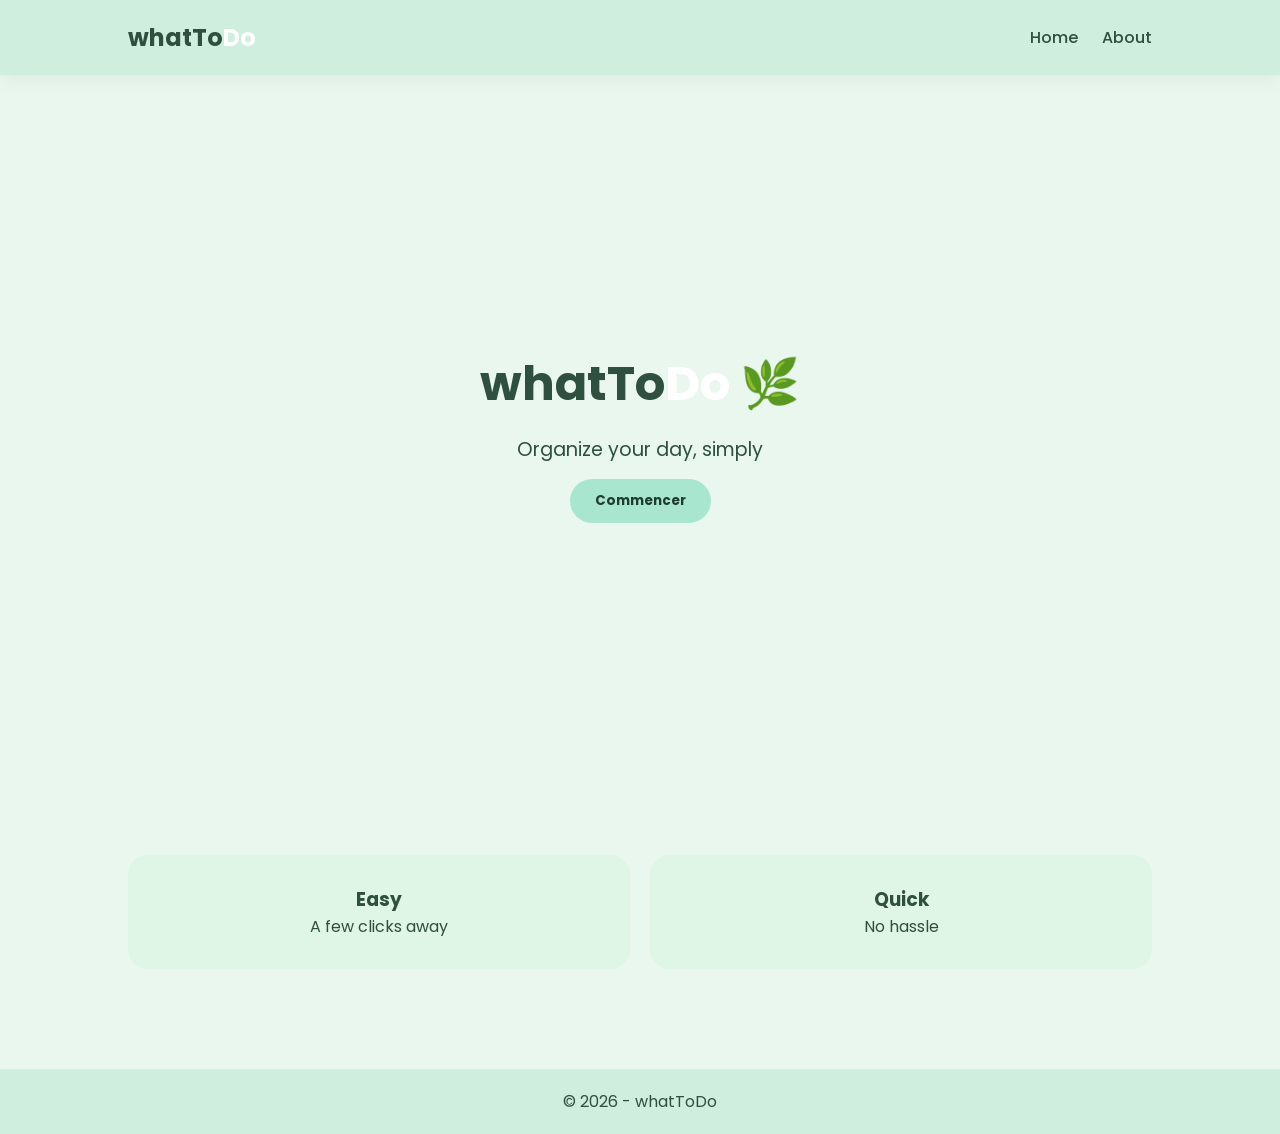
<file: index.html>
<!DOCTYPE html>
<html lang="fr">
<head>
    <meta charset="UTF-8">
    <meta name="viewport" content="width=device-width, initial-scale=1.0">
    <title>whatToDo?</title>

    <link rel="stylesheet" href="style.css">
    <link href="https://fonts.googleapis.com/css2?family=Poppins:wght@300;400;600&display=swap" rel="stylesheet">
</head>

<body>

    <header>
        <h1>whatTo<span class="DOLOGO">Do</span></h1>

        <nav>
            <a href="index.html">Home</a>
            <a href="about.html">About</a>
            
        </nav>
    </header>

    <section class="hero">
        <div class="content">
            <h2>whatTo<span class="DOLOGO">Do</span> 🌿</h2>
            <p>Organize your day, simply</p>

            <button><a href="homePage.html">Commencer</a></button>
        </div>
    </section>

    <section class="cards">
        <div class="card">
            <h3>Easy</h3>
            <p>A few clicks away</p>
        </div>

        <div class="card">
            <h3>Quick</h3>
            <p>No hassle</p>
        </div>

        
    </section>

    <footer>
        <p>© 2026 - whatToDo</p>
    </footer>

</body>
</html>
</file>
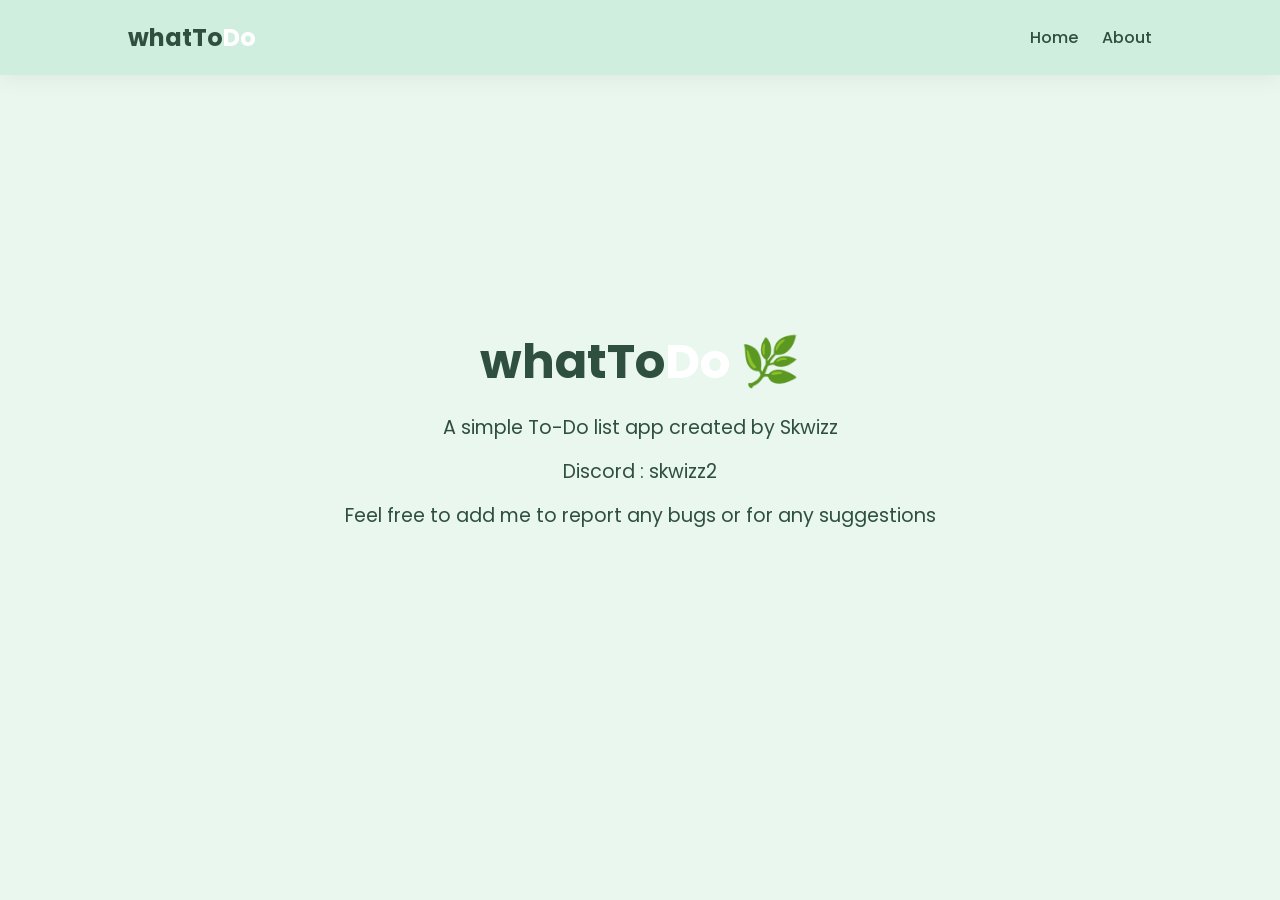
<file: about.html>
<!DOCTYPE html>
<html lang="fr">
<head>
    <meta charset="UTF-8">
    <meta name="viewport" content="width=device-width, initial-scale=1.0">
    <title>whatToDo?</title>

    <link rel="stylesheet" href="style.css">
    <link href="https://fonts.googleapis.com/css2?family=Poppins:wght@300;400;600&display=swap" rel="stylesheet">
</head>

<body>

    <header>
        <h1>whatTo<span class="DOLOGO">Do</span></h1>

        <nav>
            <a href="index.html">Home</a>
            <a href="about.html">About</a>
            
        </nav>
    </header>

    <section class="hero">
        <div class="content">
            <h2>whatTo<span class="DOLOGO">Do</span> 🌿</h2>
            <p>A simple To-Do list app created by Skwizz</p>
            <p>Discord : skwizz2</p>
            <p>Feel free to add me to report any bugs or for any suggestions</p>

   

    

</body>
</html>
</file>
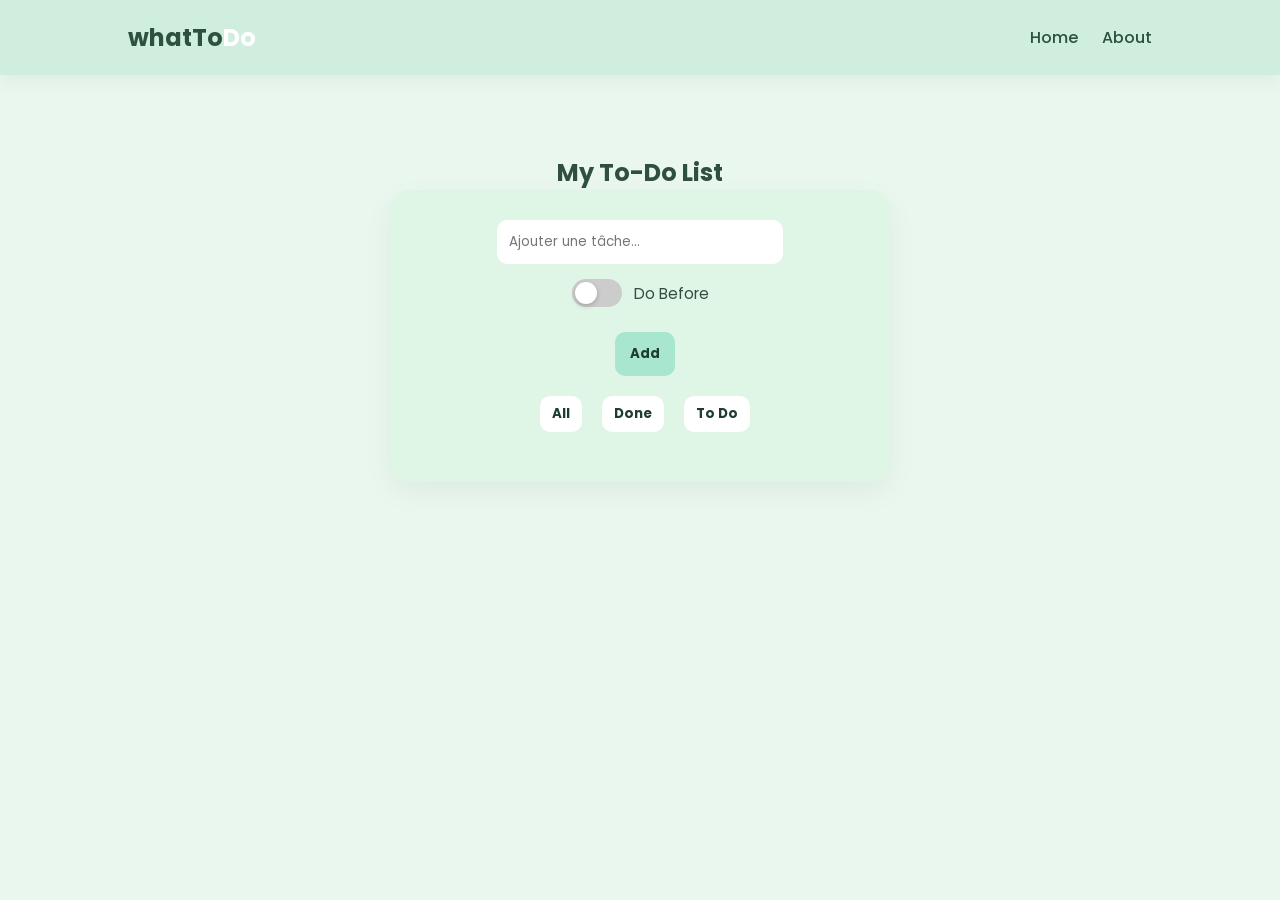
<file: homePage.html>
<!DOCTYPE html>
<html lang="fr">
<head>
    <meta charset="UTF-8">
    <meta name="viewport" content="width=device-width, initial-scale=1.0">
    <title>whatToDo?</title>

    <link rel="stylesheet" href="style.css">
    <link href="https://fonts.googleapis.com/css2?family=Poppins:wght@300;400;600&display=swap" rel="stylesheet">
</head>

<body>

    <header>
        <h1>whatTo<span class="DOLOGO">Do</span></h1>

        <nav>
            <a href="index.html">Home</a>
            <a href="about.html">About</a>
            
        </nav>
    </header>

<section class="todo-section">

    <h2>My To-Do List</h2>

    <div class="todo-container">

        <input type="text" id="taskInput" placeholder="Ajouter une tâche...">

<label class="switch">
    <input type="checkbox" id="priorityCheck">
    <span class="slider"></span>
    <span class="label-text">Do Before</span>
</label>
<button id="addBtn" type="button">Add</button>
        <!-- FILTRES -->
        <div class="filters">
            <button data-filter="all">All</button>
            <button data-filter="done">Done</button>
            <button data-filter="todo">To Do</button>
        </div>

        <ul id="taskList"></ul>

    </div>

</section>

<script src="script.js"></script>
</body>
</html>
</file>
<file: style.css>
*{
    margin:0;
    padding:0;
    box-sizing:border-box;
    font-family:'Poppins', sans-serif;
}

body{
    background:#e9f7ef;
    color:#2f4f3f;
}

/* HEADER */
header{
    display:flex;
    justify-content:space-between;
    align-items:center;
    padding:20px 10%;
    background:#cfeedd;
    box-shadow:0 5px 20px rgba(0,0,0,0.05);
}

header h1{
    font-size:1.5rem;
}

nav a{
    margin-left:20px;
    text-decoration:none;
    color:#2f4f3f;
    font-weight:500;
    transition:0.3s;
}

nav a:hover{
    color:#4caf80;
}

/* HERO */
.hero{
    height:80vh;
    display:flex;
    justify-content:center;
    align-items:center;
    text-align:center;
}

.hero .content h2{
    font-size:3rem;
}

.hero .content p{
    margin:15px 0;
    font-size:1.2rem;
}

button{
    padding:12px 25px;
    border:none;
    border-radius:25px;
    background:#a8e6cf;
    color:#1f3d2f;
    font-weight:bold;
    cursor:pointer;
    transition:0.3s;
}

button:hover{
    background:#7fd6b5;
    transform:translateY(-3px);
}

/* CARDS */
.cards{
    display:grid;
    grid-template-columns:repeat(auto-fit, minmax(250px,1fr));
    gap:20px;
    padding:60px 10%;
}

.card{
    background:#dff5e5;
    padding:30px;
    border-radius:20px;
    text-align:center;
    transition:0.3s;
}

.card:hover{
    transform:translateY(-10px);
    background:#c8ecd7;
}

/* FOOTER */
footer{
    text-align:center;
    padding:20px;
    background:#cfeedd;
    margin-top:40px;
}
.DOLOGO{
    color: white;
}
a{
    color: inherit;
    text-decoration: none;
}
.todo-section{
    padding:80px 10%;
    text-align:center;
}

.todo-container{
    max-width:500px;
    margin:auto;
    background:#dff5e5;
    padding:30px;
    border-radius:20px;
    box-shadow:0 10px 30px rgba(0,0,0,0.05);
}

.todo-container input{
    width:65%;
    padding:12px;
    border:none;
    border-radius:10px;
    outline:none;
}

.todo-container button{
    padding:12px 15px;
    border:none;
    border-radius:10px;
    background:#a8e6cf;
    cursor:pointer;
    margin-left:10px;
    transition:0.3s;
}

.todo-container button:hover{
    background:#7fd6b5;
}

/* FILTRES */
.filters{
    margin-top:20px;
    display:flex;
    justify-content:center;
    gap:10px;
}

.filters button{
    background:white;
    border:none;
    padding:8px 12px;
    border-radius:10px;
    cursor:pointer;
    transition:0.3s;
}

.filters button:hover{
    background:#a8e6cf;
}

/* LISTE */
#taskList{
    list-style:none;
    padding:0;
    margin-top:20px;
}

#taskList li{
    background:white;
    margin:10px 0;
    padding:12px;
    border-radius:10px;

    display:flex;
    justify-content:space-between;
    align-items:center;

    opacity:0;
    transform:translateY(10px);
    animation:fadeIn 0.3s forwards;
}

@keyframes fadeIn{
    to{
        opacity:1;
        transform:translateY(0);
    }
}

/* tâche faite */
.done-text{
    text-decoration:line-through;
    opacity:0.5;
}

.delete{
    background:red;
    color:white;
    border:none;
    padding:5px 10px;
    border-radius:8px;
    cursor:pointer;
}
.priority-box{
    margin-left:10px;
    font-size:0.9rem;
    cursor:pointer;
}

.priority{
    border-left:5px solid #ff4d4d;
}
.switch{
    display:flex;
    align-items:center;
    gap:12px;
    justify-content:center;
    margin:15px 0 25px;
    cursor:pointer;
    user-select:none;
}

/* hide checkbox */
.switch input{
    display:none;
}

/* slider background */
.slider{
    width:50px;
    height:28px;
    background:#ccc;
    border-radius:50px;
    position:relative;
    transition:0.3s;
}

/* cercle */
.slider::before{
    content:"";
    position:absolute;
    width:22px;
    height:22px;
    border-radius:50%;
    background:white;
    top:3px;
    left:3px;
    transition:0.3s;
    box-shadow:0 2px 5px rgba(0,0,0,0.2);
}

/* ON state */
.switch input:checked + .slider{
    background:#ff4d4d;
}

.switch input:checked + .slider::before{
    transform:translateX(22px);
}

/* text */
.label-text{
    font-size:0.95rem;
    color:#2f4f3f;
}
</file>
